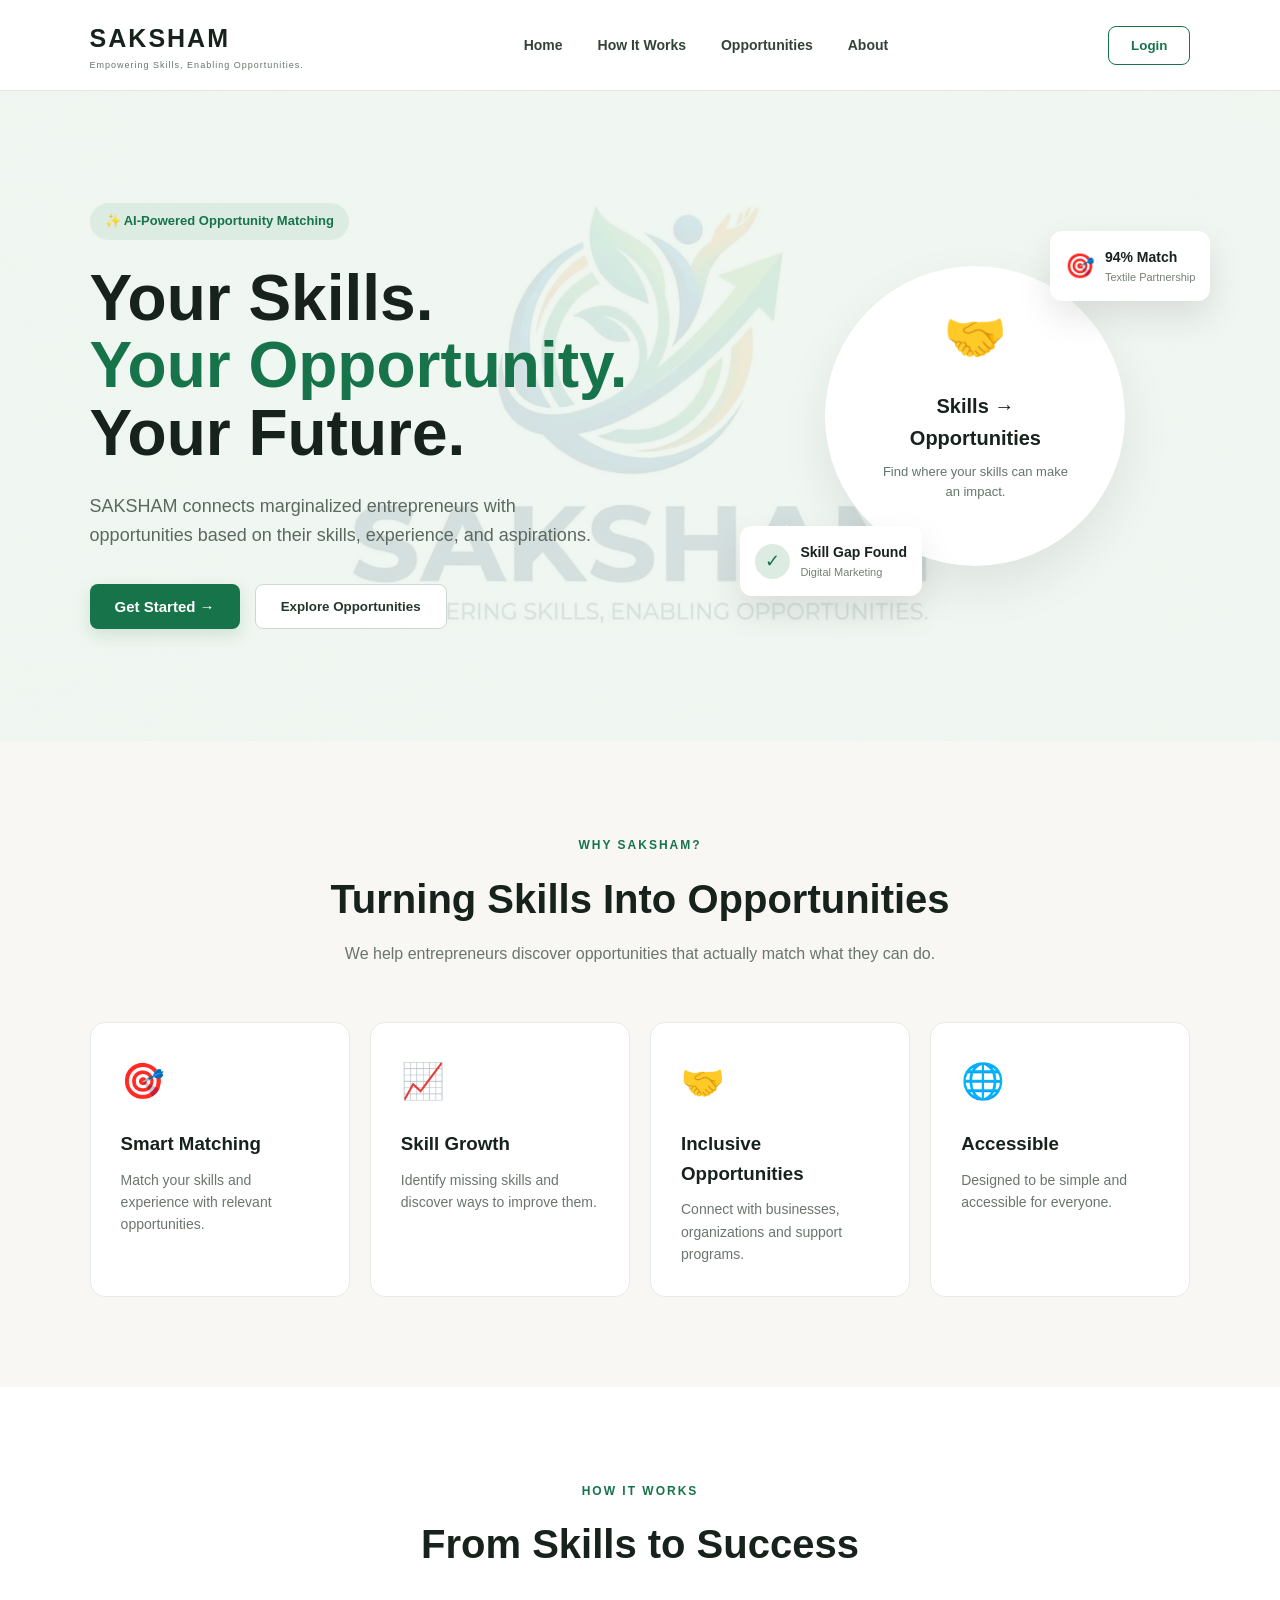
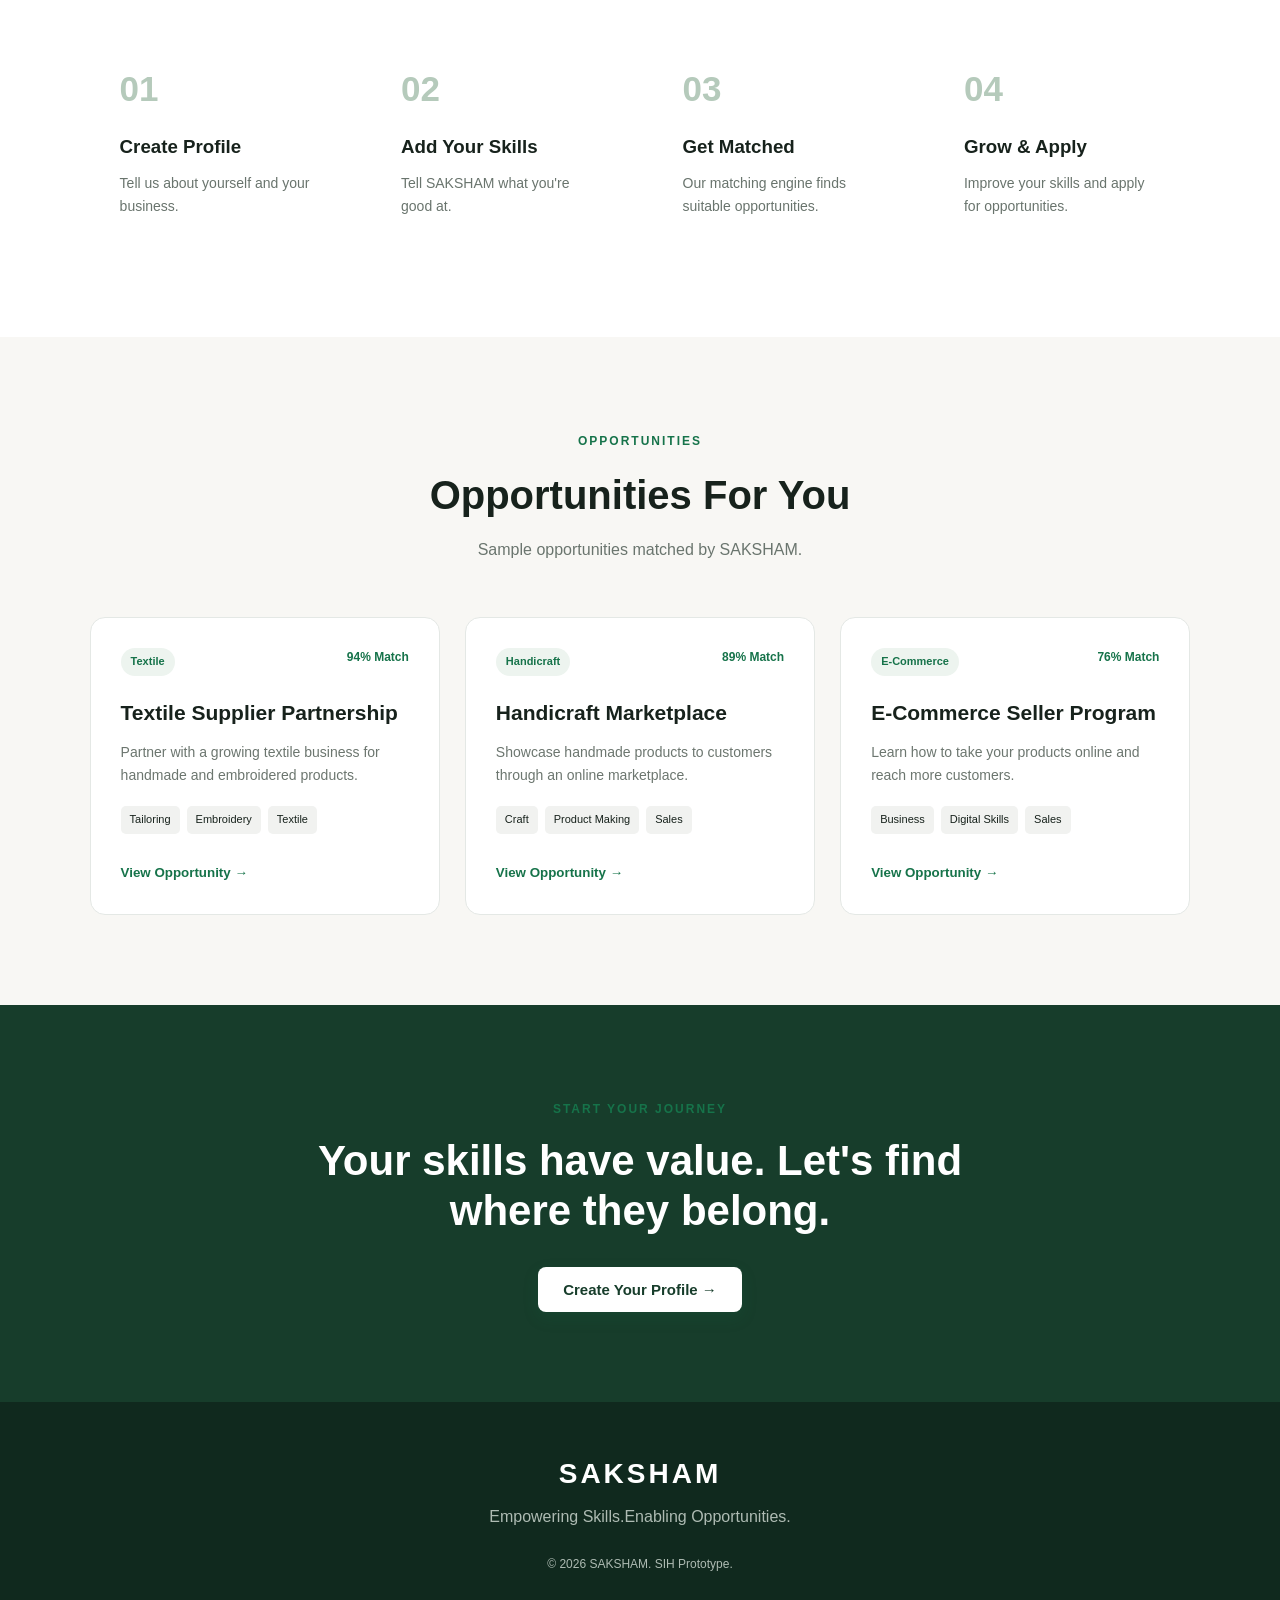
<file: index.html>
<!DOCTYPE html>
<html lang="en">
<head>
    <meta charset="UTF-8">
    <meta name="viewport" content="width=device-width, initial-scale=1.0">

    <title>SAKSHAM | Empowering Skills, Enabling Opportunities</title>

    <link rel="stylesheet" href="style.css">
</head>

<body>

    <!-- ================= NAVBAR ================= -->

    <header class="navbar">

        <div class="logo">
            <span>SAKSHAM</span>
            <small>Empowering Skills, Enabling Opportunities.</small>
        </div>

        <nav>
            <a href="#home">Home</a>
            <a href="#how-it-works">How It Works</a>
            <a href="#opportunities">Opportunities</a>
            <a href="#about">About</a>
        </nav>

        <button class="login-btn" onclick="openLogin()">
            Login
        </button>

    </header>


    <!-- ================= HERO ================= -->

    <section id="home" class="hero">

        <div class="hero-content">

            <div class="badge">
                ✨ AI-Powered Opportunity Matching
            </div>

            <h1>
                Your Skills.
                <span>Your Opportunity.</span>
                Your Future.
            </h1>

            <p>
                SAKSHAM connects marginalized entrepreneurs with
                opportunities based on their skills, experience,
                and aspirations.
            </p>

            <div class="hero-buttons">

                <button class="primary-btn"
                        onclick="startJourney()">
                    Get Started →
                </button>

               <button class="secondary-btn"
        onclick="window.location.href='pages/opportunities.html'">
    Explore Opportunities
</button>

            </div>

        </div>


        <div class="hero-visual">

            <div class="floating-card card-one">
                🎯
                <div>
                    <strong>94% Match</strong>
                    <small>Textile Partnership</small>
                </div>
            </div>

            <div class="main-circle">

                <div class="circle-icon">
                    🤝
                </div>

                <h3>Skills → Opportunities</h3>

                <p>
                    Find where your skills can make an impact.
                </p>

            </div>

            <div class="floating-card card-two">

                <span class="check">✓</span>

                <div>
                    <strong>Skill Gap Found</strong>
                    <small>Digital Marketing</small>
                </div>

            </div>

        </div>

    </section>


    <!-- ================= IMPACT ================= -->

    <section class="impact">

        <div class="section-heading">

            <span class="section-label">
                WHY SAKSHAM?
            </span>

            <h2>
                Turning Skills Into Opportunities
            </h2>

            <p>
                We help entrepreneurs discover opportunities
                that actually match what they can do.
            </p>

        </div>


        <div class="feature-grid">

            <div class="feature-card">

                <div class="feature-icon">🎯</div>

                <h3>Smart Matching</h3>

                <p>
                    Match your skills and experience with
                    relevant opportunities.
                </p>

            </div>


            <div class="feature-card">

                <div class="feature-icon">📈</div>

                <h3>Skill Growth</h3>

                <p>
                    Identify missing skills and discover
                    ways to improve them.
                </p>

            </div>


            <div class="feature-card">

                <div class="feature-icon">🤝</div>

                <h3>Inclusive Opportunities</h3>

                <p>
                    Connect with businesses, organizations
                    and support programs.
                </p>

            </div>


            <div class="feature-card">

                <div class="feature-icon">🌐</div>

                <h3>Accessible</h3>

                <p>
                    Designed to be simple and accessible
                    for everyone.
                </p>

            </div>

        </div>

    </section>


    <!-- ================= HOW IT WORKS ================= -->

    <section id="how-it-works" class="how-section">

        <div class="section-heading">

            <span class="section-label">
                HOW IT WORKS
            </span>

            <h2>
                From Skills to Success
            </h2>

        </div>


        <div class="steps">

            <div class="step">

                <div class="step-number">01</div>

                <h3>Create Profile</h3>

                <p>
                    Tell us about yourself and your business.
                </p>

            </div>


            <div class="step">

                <div class="step-number">02</div>

                <h3>Add Your Skills</h3>

                <p>
                    Tell SAKSHAM what you're good at.
                </p>

            </div>


            <div class="step">

                <div class="step-number">03</div>

                <h3>Get Matched</h3>

                <p>
                    Our matching engine finds suitable opportunities.
                </p>

            </div>


            <div class="step">

                <div class="step-number">04</div>

                <h3>Grow & Apply</h3>

                <p>
                    Improve your skills and apply for opportunities.
                </p>

            </div>

        </div>

    </section>


    <!-- ================= OPPORTUNITIES ================= -->

    <section id="opportunities" class="opportunity-section">

        <div class="section-heading">

            <span class="section-label">
                OPPORTUNITIES
            </span>

            <h2>
                Opportunities For You
            </h2>

            <p>
                Sample opportunities matched by SAKSHAM.
            </p>

        </div>


        <div class="opportunity-grid">


            <!-- Opportunity 1 -->

            <div class="opportunity-card">

                <div class="opportunity-top">

                    <span class="category">
                        Textile
                    </span>

                    <span class="match">
                        94% Match
                    </span>

                </div>

                <h3>
                    Textile Supplier Partnership
                </h3>

                <p>
                    Partner with a growing textile business
                    for handmade and embroidered products.
                </p>

                <div class="skills">

                    <span>Tailoring</span>
                    <span>Embroidery</span>
                    <span>Textile</span>

                </div>

                <button onclick="viewOpportunity('Textile Supplier Partnership')">
                    View Opportunity →
                </button>

            </div>


            <!-- Opportunity 2 -->

            <div class="opportunity-card">

                <div class="opportunity-top">

                    <span class="category">
                        Handicraft
                    </span>

                    <span class="match">
                        89% Match
                    </span>

                </div>

                <h3>
                    Handicraft Marketplace
                </h3>

                <p>
                    Showcase handmade products to customers
                    through an online marketplace.
                </p>

                <div class="skills">

                    <span>Craft</span>
                    <span>Product Making</span>
                    <span>Sales</span>

                </div>

                <button onclick="viewOpportunity('Handicraft Marketplace')">
                    View Opportunity →
                </button>

            </div>


            <!-- Opportunity 3 -->

            <div class="opportunity-card">

                <div class="opportunity-top">

                    <span class="category">
                        E-Commerce
                    </span>

                    <span class="match">
                        76% Match
                    </span>

                </div>

                <h3>
                    E-Commerce Seller Program
                </h3>

                <p>
                    Learn how to take your products online
                    and reach more customers.
                </p>

                <div class="skills">

                    <span>Business</span>
                    <span>Digital Skills</span>
                    <span>Sales</span>

                </div>

                <button onclick="viewOpportunity('E-Commerce Seller Program')">
                    View Opportunity →
                </button>

            </div>

        </div>

    </section>


    <!-- ================= CTA ================= -->

    <section class="cta">

        <div>

            <span class="section-label">
                START YOUR JOURNEY
            </span>

            <h2>
                Your skills have value.
                Let's find where they belong.
            </h2>

            <button class="primary-btn"
                    onclick="startJourney()">
                Create Your Profile →
            </button>

        </div>

    </section>


    <!-- ================= FOOTER ================= -->

    <footer id="about">

        <div class="footer-logo">
            SAKSHAM
        </div>

        <p>
            Empowering Skills.Enabling Opportunities.
        </p>

        <p class="copyright">
            © 2026 SAKSHAM. SIH Prototype.
        </p>

    </footer>


    <!-- ================= MODAL ================= -->

    <div id="modal" class="modal">

        <div class="modal-content">

            <button class="close"
                    onclick="closeModal()">
                ×
            </button>

            <div id="modal-content"></div>

        </div>

    </div>


    <script src="script.js"></script>
    <script src="opportunities.js"></script>

</body>
</html>
</file>
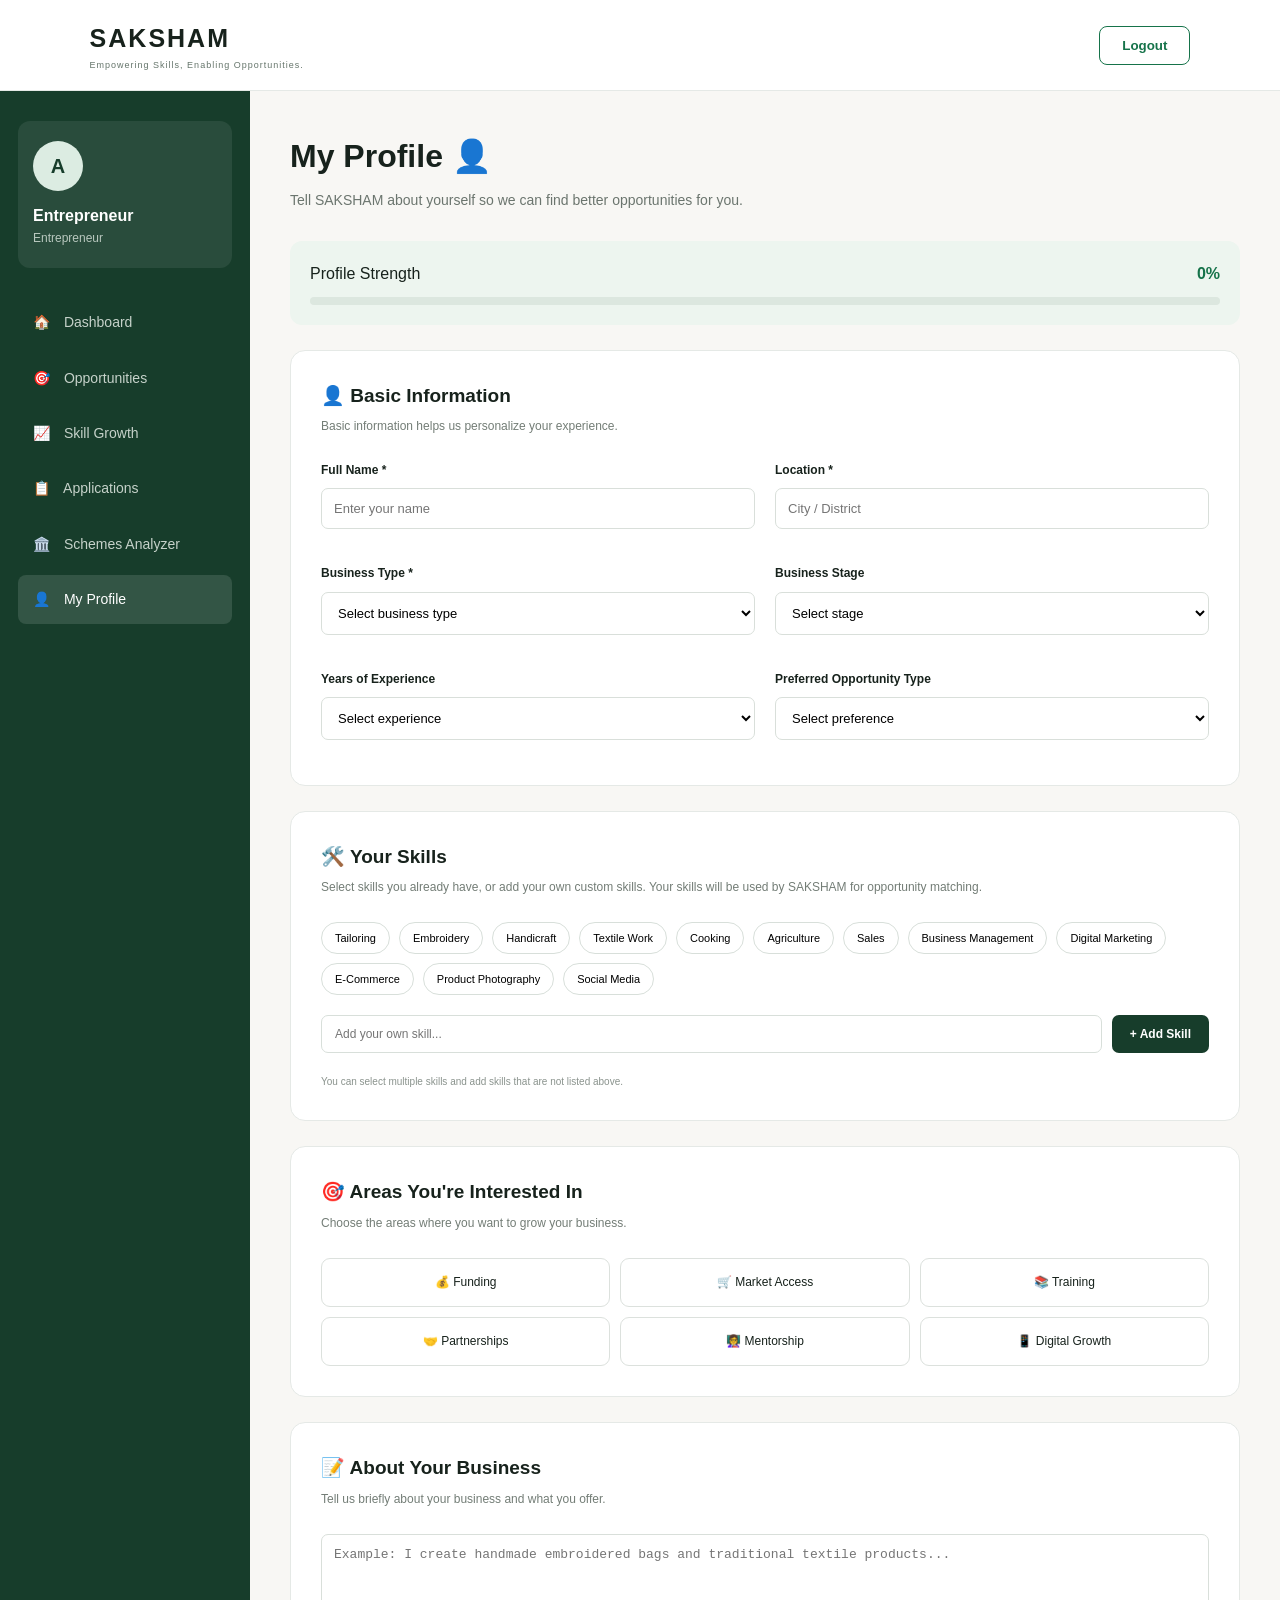
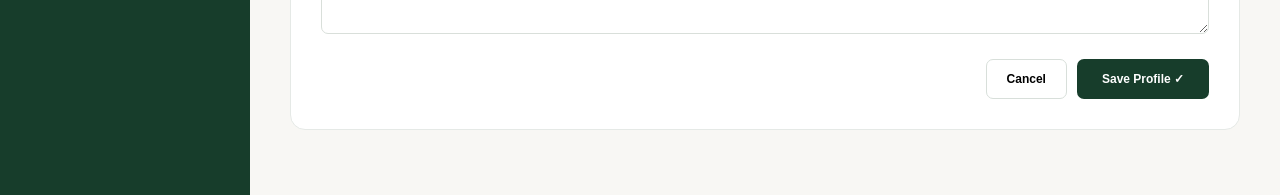
<file: profile.html>
<!DOCTYPE html>
<html lang="en">

<head>

    <meta charset="UTF-8">

    <meta name="viewport"
          content="width=device-width, initial-scale=1.0">

    <title>SAKSHAM | My Profile</title>

    <link rel="stylesheet" href="../style.css">

    <style>

        .profile-page {
            min-height: 100vh;
            background: #f8f7f4;
        }

        .profile-layout {
            display: flex;
            min-height: calc(100vh - 81px);
        }

        /* ================= SIDEBAR ================= */

        .sidebar {
            width: 250px;
            background: #173d2b;
            color: white;
            padding: 30px 18px;
            flex-shrink: 0;
        }

        .sidebar-profile {
            padding: 20px 15px;
            background: rgba(255,255,255,0.08);
            border-radius: 12px;
            margin-bottom: 30px;
        }

        .profile-avatar {
            width: 50px;
            height: 50px;
            border-radius: 50%;
            background: #dcece2;
            color: #173d2b;

            display: flex;
            align-items: center;
            justify-content: center;

            font-weight: 800;
            font-size: 20px;

            margin-bottom: 12px;
        }

        .sidebar-profile h3 {
            font-size: 16px;
        }

        .sidebar-profile p {
            font-size: 12px;
            color: #b9c8bf;
        }

        .sidebar-menu {
            display: flex;
            flex-direction: column;
            gap: 7px;
        }

        .sidebar-menu a {
            text-decoration: none;
            color: #c6d2ca;

            padding: 13px 15px;

            border-radius: 8px;

            font-size: 14px;

            transition: 0.2s;
        }

        .sidebar-menu a:hover,
        .sidebar-menu a.active {
            background: rgba(255,255,255,0.12);
            color: white;
        }

        .sidebar-menu a span {
            margin-right: 10px;
        }

        /* ================= MAIN ================= */

        .profile-main {
            flex: 1;
            padding: 40px;
            max-width: 1200px;
        }

        .page-header {
            margin-bottom: 30px;
        }

        .page-header h1 {
            font-size: 32px;
            margin-bottom: 6px;
        }

        .page-header p {
            color: #6b756e;
            font-size: 14px;
        }

        /* ================= PROFILE CARD ================= */

        .profile-card {
            background: white;
            border: 1px solid #e5e9e6;
            border-radius: 15px;
            padding: 30px;
            margin-bottom: 25px;
        }

        .section-title {
            font-size: 19px;
            margin-bottom: 6px;
        }

        .section-description {
            color: #737d76;
            font-size: 12px;
            margin-bottom: 25px;
        }

        /* ================= FORM ================= */

        .form-grid {
            display: grid;
            grid-template-columns: 1fr 1fr;
            gap: 20px;
        }

        .form-group {
            display: flex;
            flex-direction: column;
        }

        .form-group.full {
            grid-column: 1 / -1;
        }

        .form-group label {
            font-size: 12px;
            font-weight: 700;
            margin-bottom: 8px;
        }

        .form-group input,
        .form-group select,
        .form-group textarea {

            width: 100%;

            padding: 12px;

            border: 1px solid #d9dfda;

            border-radius: 7px;

            background: white;

            font-size: 13px;

            outline: none;

            box-sizing: border-box;
        }

        .form-group textarea {
            resize: vertical;
            min-height: 100px;
        }

        .form-group input:focus,
        .form-group select:focus,
        .form-group textarea:focus {
            border-color: #16734a;
        }

        .helper-text {
            font-size: 10px;
            color: #8a938d;
            margin-top: 6px;
        }

        /* ================= SKILLS ================= */

        .skills-selection {
            display: flex;
            flex-wrap: wrap;
            gap: 9px;
            margin-top: 10px;
        }

        .skill-option {

            border: 1px solid #d8dfda;

            background: white;

            padding: 9px 13px;

            border-radius: 20px;

            font-size: 11px;

            cursor: pointer;

            transition: 0.2s;
        }

        .skill-option:hover {
            border-color: #16734a;
        }

        .skill-option.selected {

            background: #e5f1e9;

            border-color: #16734a;

            color: #16734a;

            font-weight: 700;
        }

        /* ================= CUSTOM SKILL ================= */

        .custom-skill-box {
            display: flex;
            gap: 10px;
            margin-top: 20px;
        }

        .custom-skill-box input {
            flex: 1;
            padding: 11px 13px;
            border: 1px solid #d8dfda;
            border-radius: 7px;
            outline: none;
            font-size: 12px;
        }

        .custom-skill-box input:focus {
            border-color: #16734a;
        }

        .add-skill-btn {
            padding: 11px 18px;
            background: #173d2b;
            color: white;
            border: none;
            border-radius: 7px;
            cursor: pointer;
            font-size: 12px;
            font-weight: 700;
        }

        .add-skill-btn:hover {
            opacity: 0.9;
        }

        .custom-skills {
            display: flex;
            flex-wrap: wrap;
            gap: 9px;
            margin-top: 15px;
        }

        .custom-skill-tag {
            display: flex;
            align-items: center;
            gap: 7px;

            padding: 8px 12px;

            background: #e5f1e9;

            border: 1px solid #16734a;

            color: #16734a;

            border-radius: 20px;

            font-size: 11px;

            font-weight: 700;
        }

        .remove-skill {
            border: none;
            background: transparent;
            color: #16734a;
            cursor: pointer;
            font-size: 14px;
            font-weight: 800;
            padding: 0;
        }

        /* ================= INTERESTS ================= */

        .interest-grid {
            display: grid;
            grid-template-columns: repeat(3, 1fr);
            gap: 10px;
            margin-top: 10px;
        }

        .interest-option {

            padding: 14px;

            border: 1px solid #dce1dd;

            border-radius: 9px;

            cursor: pointer;

            font-size: 12px;

            text-align: center;

            transition: 0.2s;
        }

        .interest-option:hover {
            border-color: #16734a;
        }

        .interest-option.selected {

            background: #e5f1e9;

            border-color: #16734a;

            color: #16734a;

            font-weight: 700;
        }

        /* ================= SAVE ================= */

        .save-section {

            display: flex;

            justify-content: flex-end;

            gap: 10px;

            margin-top: 25px;
        }

        .cancel-btn {

            padding: 12px 20px;

            background: white;

            border: 1px solid #d8dfda;

            border-radius: 7px;

            cursor: pointer;

            font-size: 12px;

            font-weight: 700;
        }

        .save-btn {

            padding: 12px 25px;

            background: #173d2b;

            color: white;

            border: none;

            border-radius: 7px;

            cursor: pointer;

            font-size: 12px;

            font-weight: 700;
        }

        .save-btn:hover {
            opacity: 0.9;
        }

        /* ================= PROFILE STRENGTH ================= */

        .strength-box {

            background: #edf5ef;

            border-radius: 12px;

            padding: 20px;

            margin-bottom: 25px;
        }

        .strength-header {

            display: flex;

            justify-content: space-between;

            align-items: center;

            margin-bottom: 10px;
        }

        .strength-header strong {
            color: #16734a;
        }

        .progress-bar {

            width: 100%;

            height: 8px;

            background: #dce7df;

            border-radius: 20px;

            overflow: hidden;
        }

        .progress {

            height: 100%;

            width: 0%;

            background: #16734a;

            border-radius: 20px;

            transition: 0.3s;
        }

        /* ================= RESPONSIVE ================= */

        @media(max-width: 800px) {

            .profile-layout {
                display: block;
            }

            .sidebar {
                width: 100%;
                padding: 15px;
            }

            .sidebar-profile {
                display: none;
            }

            .sidebar-menu {
                flex-direction: row;
                overflow-x: auto;
            }

            .sidebar-menu a {
                white-space: nowrap;
            }

            .profile-main {
                padding: 25px 18px;
            }

            .form-grid {
                grid-template-columns: 1fr;
            }

            .form-group.full {
                grid-column: auto;
            }

            .interest-grid {
                grid-template-columns: 1fr 1fr;
            }

            .custom-skill-box {
                flex-direction: column;
            }

        }

    </style>

</head>


<body class="profile-page">


<header class="navbar">

    <div class="logo">

        <span>SAKSHAM</span>

        <small>
            Empowering Skills, Enabling Opportunities.
        </small>

    </div>

    <button
        class="login-btn"
        onclick="logout()">

        Logout

    </button>

</header>


<div class="profile-layout">


<aside class="sidebar">

    <div class="sidebar-profile">

        <div
            class="profile-avatar"
            id="sidebarAvatar">

            A

        </div>

        <h3 id="sidebarUserName">
            Entrepreneur
        </h3>

        <p id="sidebarBusinessType">
            Entrepreneur
        </p>

    </div>


    <div class="sidebar-menu">

        <a href="dashboard.html">
            <span>🏠</span>
            Dashboard
        </a>

        <a href="opportunities.html">
            <span>🎯</span>
            Opportunities
        </a>

        <a href="skills.html">
            <span>📈</span>
            Skill Growth
        </a>

        <a href="applications.html">
            <span>📋</span>
            Applications
        </a>

        <a href="schemes.html">
            <span>🏛️</span>
            Schemes Analyzer
        </a>

        <a href="profile.html" class="active">
            <span>👤</span>
            My Profile
        </a>

    </div>

</aside>


<main class="profile-main">


<div class="page-header">

    <h1>
        My Profile 👤
    </h1>

    <p>
        Tell SAKSHAM about yourself so we can
        find better opportunities for you.
    </p>

</div>


<!-- PROFILE STRENGTH -->

<div class="strength-box">

    <div class="strength-header">

        <span>
            Profile Strength
        </span>

        <strong id="strengthText">
            0%
        </strong>

    </div>

    <div class="progress-bar">

        <div
            class="progress"
            id="strengthProgress">
        </div>

    </div>

</div>


<!-- BASIC INFORMATION -->

<div class="profile-card">

    <h2 class="section-title">
        👤 Basic Information
    </h2>

    <p class="section-description">
        Basic information helps us personalize your experience.
    </p>


    <div class="form-grid">


        <div class="form-group">

            <label>
                Full Name *
            </label>

            <input
                type="text"
                id="name"
                placeholder="Enter your name"
                oninput="updateStrength()">

        </div>


        <div class="form-group">

            <label>
                Location *
            </label>

            <input
                type="text"
                id="location"
                placeholder="City / District"
                oninput="updateStrength()">

        </div>


        <div class="form-group">

            <label>
                Business Type *
            </label>

            <select
                id="businessType"
                onchange="updateStrength()">

                <option value="">
                    Select business type
                </option>

                <option>Handicraft</option>
                <option>Textile</option>
                <option>Food & Food Processing</option>
                <option>Agriculture</option>
                <option>Retail</option>
                <option>Services</option>
                <option>Digital Business</option>
                <option>Other</option>

            </select>

        </div>


        <div class="form-group">

            <label>
                Business Stage
            </label>

            <select
                id="businessStage"
                onchange="updateStrength()">

                <option value="">
                    Select stage
                </option>

                <option>Idea Stage</option>
                <option>Starting</option>
                <option>Early Business</option>
                <option>Growing Business</option>
                <option>Established</option>

            </select>

        </div>


        <div class="form-group">

            <label>
                Years of Experience
            </label>

            <select
                id="experience"
                onchange="updateStrength()">

                <option value="">
                    Select experience
                </option>

                <option>Less than 1 year</option>
                <option>1–3 years</option>
                <option>3–5 years</option>
                <option>5–10 years</option>
                <option>10+ years</option>

            </select>

        </div>


        <div class="form-group">

            <label>
                Preferred Opportunity Type
            </label>

            <select
                id="opportunityType"
                onchange="updateStrength()">

                <option value="">
                    Select preference
                </option>

                <option>Funding</option>
                <option>Market Access</option>
                <option>Training</option>
                <option>Partnership</option>
                <option>Mentorship</option>
                <option>Employment</option>

            </select>

        </div>

    </div>

</div>


<!-- SKILLS -->

<div class="profile-card">

    <h2 class="section-title">
        🛠️ Your Skills
    </h2>

    <p class="section-description">
        Select skills you already have, or add your own custom skills.
        Your skills will be used by SAKSHAM for opportunity matching.
    </p>


    <div
        class="skills-selection"
        id="skillsSelection">

        <button
            type="button"
            class="skill-option"
            onclick="toggleSkill(this)">
            Tailoring
        </button>

        <button
            type="button"
            class="skill-option"
            onclick="toggleSkill(this)">
            Embroidery
        </button>

        <button
            type="button"
            class="skill-option"
            onclick="toggleSkill(this)">
            Handicraft
        </button>

        <button
            type="button"
            class="skill-option"
            onclick="toggleSkill(this)">
            Textile Work
        </button>

        <button
            type="button"
            class="skill-option"
            onclick="toggleSkill(this)">
            Cooking
        </button>

        <button
            type="button"
            class="skill-option"
            onclick="toggleSkill(this)">
            Agriculture
        </button>

        <button
            type="button"
            class="skill-option"
            onclick="toggleSkill(this)">
            Sales
        </button>

        <button
            type="button"
            class="skill-option"
            onclick="toggleSkill(this)">
            Business Management
        </button>

        <button
            type="button"
            class="skill-option"
            onclick="toggleSkill(this)">
            Digital Marketing
        </button>

        <button
            type="button"
            class="skill-option"
            onclick="toggleSkill(this)">
            E-Commerce
        </button>

        <button
            type="button"
            class="skill-option"
            onclick="toggleSkill(this)">
            Product Photography
        </button>

        <button
            type="button"
            class="skill-option"
            onclick="toggleSkill(this)">
            Social Media
        </button>

    </div>


    <div class="custom-skill-box">

        <input
            type="text"
            id="customSkillInput"
            placeholder="Add your own skill..."
            onkeydown="handleSkillKey(event)">

        <button
            type="button"
            class="add-skill-btn"
            onclick="addCustomSkill()">

            + Add Skill

        </button>

    </div>


    <div
        class="custom-skills"
        id="customSkills">
    </div>


    <p class="helper-text">
        You can select multiple skills and add skills that are not listed above.
    </p>

</div>


<!-- INTERESTS -->

<div class="profile-card">

    <h2 class="section-title">
        🎯 Areas You're Interested In
    </h2>

    <p class="section-description">
        Choose the areas where you want to grow your business.
    </p>


    <div class="interest-grid">

        <div
            class="interest-option"
            onclick="toggleInterest(this)">
            💰 Funding
        </div>

        <div
            class="interest-option"
            onclick="toggleInterest(this)">
            🛒 Market Access
        </div>

        <div
            class="interest-option"
            onclick="toggleInterest(this)">
            📚 Training
        </div>

        <div
            class="interest-option"
            onclick="toggleInterest(this)">
            🤝 Partnerships
        </div>

        <div
            class="interest-option"
            onclick="toggleInterest(this)">
            👩‍🏫 Mentorship
        </div>

        <div
            class="interest-option"
            onclick="toggleInterest(this)">
            📱 Digital Growth
        </div>

    </div>

</div>


<!-- BUSINESS DESCRIPTION -->

<div class="profile-card">

    <h2 class="section-title">
        📝 About Your Business
    </h2>

    <p class="section-description">
        Tell us briefly about your business and what you offer.
    </p>


    <div class="form-group">

        <textarea
            id="businessDescription"
            placeholder="Example: I create handmade embroidered bags and traditional textile products..."
            oninput="updateStrength()"></textarea>

    </div>


    <div class="save-section">

        <button
            class="cancel-btn"
            onclick="window.location.href='dashboard.html'">

            Cancel

        </button>


        <button
            class="save-btn"
            onclick="saveProfile()">

            Save Profile ✓

        </button>

    </div>

</div>


</main>

</div>


<script>


/* =========================
   SELECT SKILL
========================= */

function toggleSkill(button) {

    button.classList.toggle("selected");

    updateStrength();

}


/* =========================
   ADD CUSTOM SKILL
========================= */

function addCustomSkill() {

    const input =
        document.getElementById("customSkillInput");

    const skill =
        input.value.trim();

    if (!skill) {

        return;

    }


    const existingSkills =
        getAllSelectedSkills();


    const alreadyExists =
        existingSkills.some(
            existing =>
                existing.toLowerCase() === skill.toLowerCase()
        );


    if (alreadyExists) {

        alert("This skill is already selected.");

        input.value = "";

        return;

    }


    createCustomSkill(skill);

    input.value = "";

    updateStrength();

}


/* =========================
   ENTER KEY
========================= */

function handleSkillKey(event) {

    if (event.key === "Enter") {

        event.preventDefault();

        addCustomSkill();

    }

}


/* =========================
   CREATE CUSTOM SKILL
========================= */

function createCustomSkill(skill) {

    const container =
        document.getElementById("customSkills");


    const tag =
        document.createElement("div");

    tag.className =
        "custom-skill-tag";


    const text =
        document.createElement("span");

    text.textContent =
        skill;


    const removeButton =
        document.createElement("button");

    removeButton.className =
        "remove-skill";

    removeButton.type =
        "button";

    removeButton.textContent =
        "×";


    removeButton.onclick =
        function() {

            tag.remove();

            updateStrength();

        };


    tag.appendChild(text);

    tag.appendChild(removeButton);

    container.appendChild(tag);

}


/* =========================
   GET ALL SKILLS
========================= */

function getAllSelectedSkills() {

    const selectedSkills =
        Array.from(
            document.querySelectorAll(
                ".skill-option.selected"
            )
        ).map(
            button =>
                button.textContent.trim()
        );


    const customSkills =
        Array.from(
            document.querySelectorAll(
                ".custom-skill-tag span"
            )
        ).map(
            element =>
                element.textContent.trim()
        );


    return [
        ...selectedSkills,
        ...customSkills
    ];

}


/* =========================
   INTERESTS
========================= */

function toggleInterest(element) {

    element.classList.toggle("selected");

    updateStrength();

}


/* =========================
   PROFILE STRENGTH
========================= */

function updateStrength() {

    let score = 0;


    const fields = [

        "name",
        "location",
        "businessType",
        "businessStage",
        "experience",
        "opportunityType",
        "businessDescription"

    ];


    fields.forEach(id => {

        const field =
            document.getElementById(id);

        if (
            field &&
            field.value.trim() !== ""
        ) {

            score += 10;

        }

    });


    const skills =
        getAllSelectedSkills();


    if (skills.length > 0) {

        score += 15;

    }


    const interests =
        document.querySelectorAll(
            ".interest-option.selected"
        );


    if (interests.length > 0) {

        score += 15;

    }


    score =
        Math.min(score, 100);


    document
        .getElementById("strengthText")
        .textContent =
        score + "%";


    document
        .getElementById("strengthProgress")
        .style.width =
        score + "%";

}


/* =========================
   SAVE PROFILE
========================= */

function saveProfile() {


    const selectedSkills =
        getAllSelectedSkills();


    const selectedInterests =
        Array.from(
            document.querySelectorAll(
                ".interest-option.selected"
            )
        ).map(
            interest =>
                interest.textContent.trim()
        );


    const name =
        document
        .getElementById("name")
        .value.trim();


    const location =
        document
        .getElementById("location")
        .value.trim();


    const businessType =
        document
        .getElementById("businessType")
        .value;


    if (
        !name ||
        !location ||
        !businessType
    ) {

        alert(
            "Please fill in your name, location and business type."
        );

        return;

    }


    const profile = {

        name: name,

        location: location,

        businessType: businessType,

        businessStage:
            document
            .getElementById("businessStage")
            .value,

        experience:
            document
            .getElementById("experience")
            .value,

        opportunityType:
            document
            .getElementById("opportunityType")
            .value,

        skills:
            selectedSkills,

        interests:
            selectedInterests,

        description:
            document
            .getElementById("businessDescription")
            .value.trim()

    };


    localStorage.setItem(
        "sakshamProfile",
        JSON.stringify(profile)
    );


    updateSidebar(
        profile.name,
        profile.businessType
    );


    alert(
        "✅ Your SAKSHAM profile has been saved!"
    );

}


/* =========================
   LOAD PROFILE
========================= */

function loadProfile() {


    const saved =
        localStorage.getItem(
            "sakshamProfile"
        );


    if (!saved) {

        updateStrength();

        return;

    }


    try {

        const profile =
            JSON.parse(saved);


        document
            .getElementById("name")
            .value =
            profile.name || "";


        document
            .getElementById("location")
            .value =
            profile.location || "";


        document
            .getElementById("businessType")
            .value =
            profile.businessType || "";


        document
            .getElementById("businessStage")
            .value =
            profile.businessStage || "";


        document
            .getElementById("experience")
            .value =
            profile.experience || "";


        document
            .getElementById("opportunityType")
            .value =
            profile.opportunityType || "";


        document
            .getElementById("businessDescription")
            .value =
            profile.description || "";


        /* RESTORE SKILLS */

        if (Array.isArray(profile.skills)) {

            profile.skills.forEach(
                skill => {

                    const buttons =
                        document.querySelectorAll(
                            ".skill-option"
                        );


                    let found =
                        false;


                    buttons.forEach(button => {

                        if (
                            button.textContent.trim().toLowerCase() ===
                            skill.toLowerCase()
                        ) {

                            button.classList.add(
                                "selected"
                            );

                            found = true;

                        }

                    });


                    if (!found) {

                        createCustomSkill(skill);

                    }

                }
            );

        }


        /* RESTORE INTERESTS */

        if (Array.isArray(profile.interests)) {

            document
                .querySelectorAll(
                    ".interest-option"
                )
                .forEach(element => {

                    if (
                        profile.interests.includes(
                            element.textContent.trim()
                        )
                    ) {

                        element.classList.add(
                            "selected"
                        );

                    }

                });

        }


        updateSidebar(
            profile.name,
            profile.businessType
        );


        updateStrength();

    }

    catch(error) {

        console.error(
            "Could not load saved profile:",
            error
        );

        updateStrength();

    }

}


/* =========================
   SIDEBAR
========================= */

function updateSidebar(
    name,
    businessType
) {

    const sidebarName =
        document.getElementById(
            "sidebarUserName"
        );


    const sidebarAvatar =
        document.getElementById(
            "sidebarAvatar"
        );


    const sidebarBusinessType =
        document.getElementById(
            "sidebarBusinessType"
        );


    if (
        sidebarName &&
        name
    ) {

        sidebarName.textContent =
            name;

    }


    if (
        sidebarAvatar &&
        name
    ) {

        sidebarAvatar.textContent =
            name
            .charAt(0)
            .toUpperCase();

    }


    if (
        sidebarBusinessType &&
        businessType
    ) {

        sidebarBusinessType.textContent =
            businessType +
            " Entrepreneur";

    }

}


/* =========================
   LOGOUT
========================= */

function logout() {

    window.location.href =
        "../index.html";

}


/* =========================
   START
========================= */

window.onload =
    loadProfile;

</script>


</body>

</html>
</file>
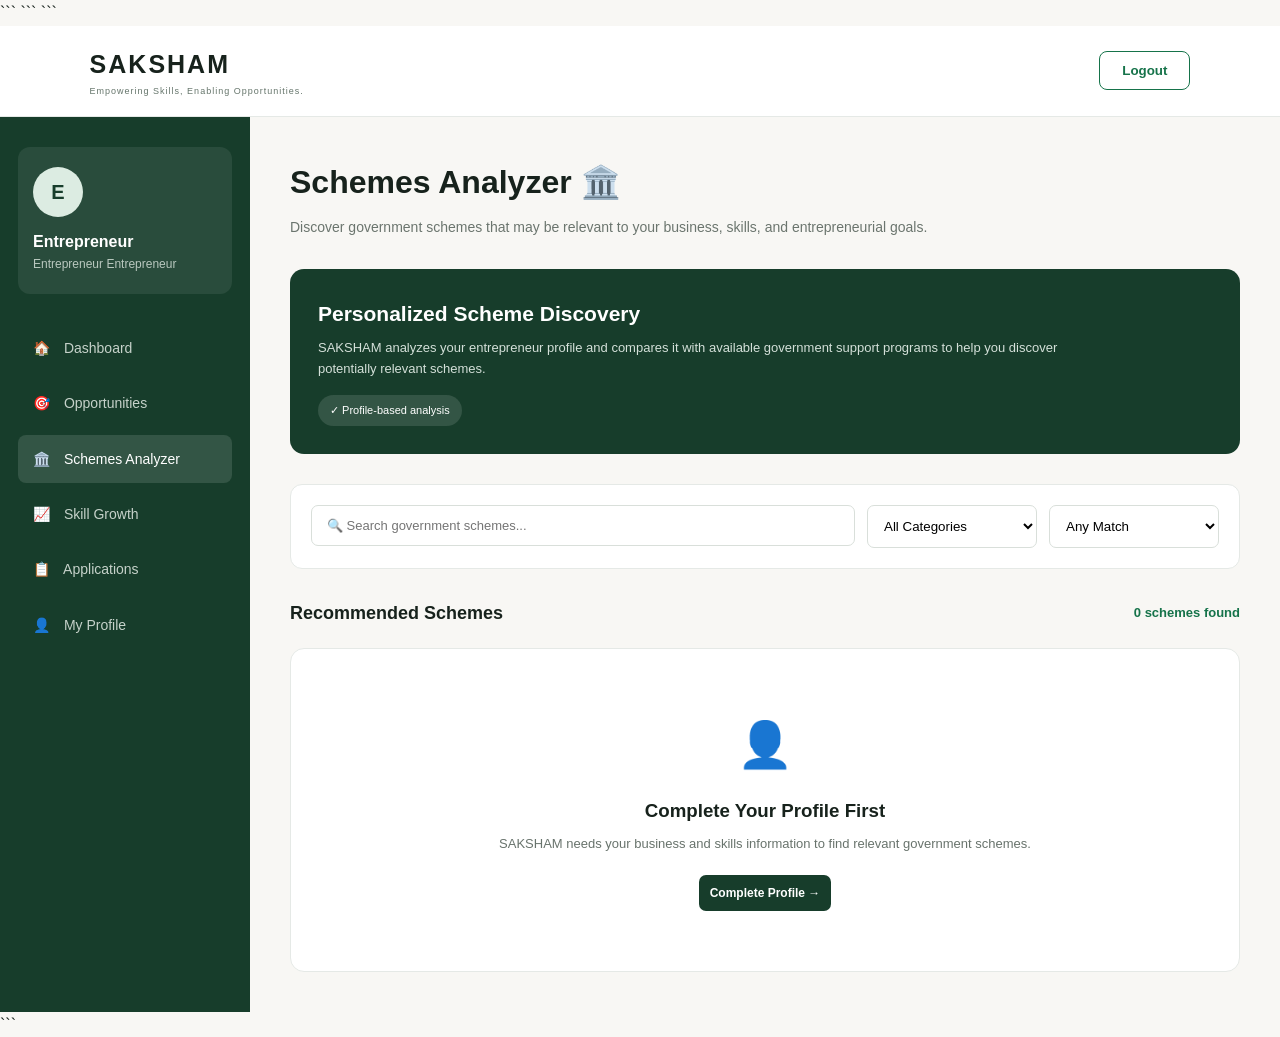
<file: schemes.html>
<!DOCTYPE html>

<html lang="en">

<head>

```
<meta charset="UTF-8">

<meta name="viewport"
      content="width=device-width, initial-scale=1.0">

<title>SAKSHAM | Schemes Analyzer</title>

<link rel="stylesheet"
      href="../style.css">

<style>

    /* =========================
       PAGE
    ========================= */

    .schemes-page {
        min-height: 100vh;
        background: #f8f7f4;
    }


    .schemes-layout {
        display: flex;
        min-height: calc(100vh - 81px);
    }


    /* =========================
       SIDEBAR
    ========================= */

    .sidebar {
        width: 250px;
        background: #173d2b;
        color: white;
        padding: 30px 18px;
        flex-shrink: 0;
    }


    .sidebar-profile {
        padding: 20px 15px;
        background: rgba(255,255,255,0.08);
        border-radius: 12px;
        margin-bottom: 30px;
    }


    .profile-avatar {
        width: 50px;
        height: 50px;
        border-radius: 50%;
        background: #dcece2;
        color: #173d2b;

        display: flex;
        align-items: center;
        justify-content: center;

        font-weight: 800;
        font-size: 20px;

        margin-bottom: 12px;
    }


    .sidebar-profile h3 {
        font-size: 16px;
    }


    .sidebar-profile p {
        font-size: 12px;
        color: #b9c8bf;
    }


    .sidebar-menu {
        display: flex;
        flex-direction: column;
        gap: 7px;
    }


    .sidebar-menu a {
        text-decoration: none;
        color: #c6d2ca;

        padding: 13px 15px;

        border-radius: 8px;

        font-size: 14px;

        transition: 0.2s;
    }


    .sidebar-menu a:hover,
    .sidebar-menu a.active {

        background: rgba(255,255,255,0.12);

        color: white;
    }


    .sidebar-menu a span {
        margin-right: 10px;
    }


    /* =========================
       MAIN
    ========================= */

    .schemes-main {

        flex: 1;

        padding: 40px;

        max-width: 1400px;
    }


    .page-header {

        margin-bottom: 30px;
    }


    .page-header h1 {

        font-size: 32px;

        margin-bottom: 8px;
    }


    .page-header p {

        color: #6b756e;

        font-size: 14px;

        max-width: 700px;

        line-height: 1.6;
    }


    /* =========================
       ANALYZER INTRO
    ========================= */

    .analyzer-banner {

        background: #173d2b;

        color: white;

        padding: 28px;

        border-radius: 14px;

        margin-bottom: 30px;
    }


    .analyzer-banner h2 {

        font-size: 21px;

        margin-bottom: 8px;
    }


    .analyzer-banner p {

        color: #d4e0d9;

        font-size: 13px;

        line-height: 1.6;

        max-width: 750px;
    }


    .analyzer-status {

        display: inline-block;

        margin-top: 15px;

        padding: 7px 12px;

        background: rgba(255,255,255,0.12);

        border-radius: 20px;

        font-size: 11px;
    }


    /* =========================
       FILTERS
    ========================= */

    .scheme-filters {

        background: white;

        padding: 20px;

        border-radius: 12px;

        border: 1px solid #e5e9e6;

        display: flex;

        gap: 12px;

        flex-wrap: wrap;

        margin-bottom: 30px;
    }


    .scheme-search {

        flex: 1;

        min-width: 220px;
    }


    .scheme-search input {

        width: 100%;

        padding: 12px 15px;

        border: 1px solid #d9dfda;

        border-radius: 7px;

        font-size: 13px;

        outline: none;
    }


    .scheme-filters select {

        padding: 12px;

        border: 1px solid #d9dfda;

        border-radius: 7px;

        background: white;

        min-width: 170px;

        cursor: pointer;
    }


    /* =========================
       MATCH INFO
    ========================= */

    .match-info {

        display: flex;

        justify-content: space-between;

        align-items: center;

        margin-bottom: 20px;
    }


    .match-info h2 {

        font-size: 18px;
    }


    .match-info span {

        color: #16734a;

        font-size: 13px;

        font-weight: 700;
    }


    /* =========================
       SCHEME GRID
    ========================= */

    .scheme-grid {

        display: grid;

        grid-template-columns:
            repeat(2, 1fr);

        gap: 20px;
    }


    .scheme-card {

        background: white;

        padding: 25px;

        border-radius: 14px;

        border: 1px solid #e5e9e6;

        transition: 0.25s;
    }


    .scheme-card:hover {

        transform: translateY(-4px);

        box-shadow:
            0 15px 35px
            rgba(0,0,0,0.07);
    }


    .scheme-header {

        display: flex;

        justify-content: space-between;

        align-items: flex-start;

        margin-bottom: 15px;
    }


    .scheme-category {

        background: #edf4ef;

        color: #16734a;

        padding: 5px 10px;

        border-radius: 20px;

        font-size: 10px;

        font-weight: 700;
    }


    .scheme-match {

        font-size: 17px;

        font-weight: 800;

        color: #16734a;
    }


    .scheme-card h3 {

        font-size: 19px;

        margin-bottom: 7px;
    }


    .scheme-ministry {

        color: #7a837d;

        font-size: 12px;

        margin-bottom: 15px;
    }


    .scheme-card p {

        color: #68736c;

        font-size: 13px;

        line-height: 1.6;

        margin-bottom: 18px;
    }


    .scheme-section-title {

        font-size: 11px;

        font-weight: 700;

        margin-bottom: 8px;
    }


    .scheme-tags {

        display: flex;

        flex-wrap: wrap;

        gap: 6px;

        margin-bottom: 20px;
    }


    .scheme-tags span {

        padding: 5px 9px;

        background: #f1f2f0;

        border-radius: 5px;

        font-size: 10px;
    }


    .scheme-actions {

        display: flex;

        gap: 8px;
    }


    .scheme-details-btn {

        flex: 1;

        border: none;

        background: #173d2b;

        color: white;

        padding: 11px;

        border-radius: 7px;

        cursor: pointer;

        font-size: 12px;

        font-weight: 700;
    }


    .official-btn {

        flex: 1;

        border: 1px solid #d8ded9;

        background: white;

        color: #173d2b;

        padding: 11px;

        border-radius: 7px;

        cursor: pointer;

        font-size: 12px;

        font-weight: 700;
    }


    /* =========================
       EMPTY / LOADING
    ========================= */

    .scheme-message {

        grid-column: 1 / -1;

        text-align: center;

        padding: 60px 20px;

        background: white;

        border-radius: 14px;

        border: 1px solid #e5e9e6;
    }


    .scheme-message-icon {

        font-size: 45px;

        margin-bottom: 15px;
    }


    .scheme-message h3 {

        margin-bottom: 8px;
    }


    .scheme-message p {

        color: #68736c;

        font-size: 13px;
    }


    /* =========================
       MODAL
    ========================= */

    .modal {

        display: none;

        position: fixed;

        inset: 0;

        background:
            rgba(0,0,0,0.5);

        z-index: 3000;

        align-items: center;

        justify-content: center;

        padding: 20px;
    }


    .modal-box {

        background: white;

        width: 100%;

        max-width: 600px;

        max-height: 90vh;

        overflow-y: auto;

        padding: 30px;

        border-radius: 15px;

        position: relative;
    }


    .close-modal {

        position: absolute;

        right: 18px;

        top: 12px;

        border: none;

        background: none;

        font-size: 28px;

        cursor: pointer;
    }


    .scheme-detail-match {

        background: #edf5ef;

        padding: 20px;

        border-radius: 12px;

        text-align: center;

        margin: 20px 0;
    }


    .scheme-detail-match strong {

        font-size: 38px;

        color: #16734a;

        display: block;
    }


    .detail-list {

        display: grid;

        gap: 10px;

        margin: 15px 0 25px;
    }


    .detail-item {

        padding: 12px;

        background: #f6f7f5;

        border-radius: 8px;

        font-size: 12px;

        line-height: 1.5;
    }


    .detail-item strong {

        display: block;

        margin-bottom: 4px;
    }


    /* =========================
       RESPONSIVE
    ========================= */

    @media(max-width: 1000px) {

        .scheme-grid {

            grid-template-columns: 1fr;
        }

    }


    @media(max-width: 700px) {

        .schemes-layout {

            display: block;
        }


        .sidebar {

            width: 100%;

            padding: 15px;
        }


        .sidebar-profile {

            display: none;
        }


        .sidebar-menu {

            flex-direction: row;

            overflow-x: auto;
        }


        .sidebar-menu a {

            white-space: nowrap;
        }


        .schemes-main {

            padding: 25px 18px;
        }


        .page-header h1 {

            font-size: 26px;
        }


        .scheme-filters {

            flex-direction: column;
        }


        .scheme-filters select {

            width: 100%;
        }

    }

</style>
```

</head>

<body class="schemes-page">

```
<!-- =========================
     NAVBAR
========================== -->

<header class="navbar">

    <div class="logo">

        <span>SAKSHAM</span>

        <small>
            Empowering Skills, Enabling Opportunities.
        </small>

    </div>


    <button
        class="login-btn"
        onclick="window.location.href='../index.html'">

        Logout

    </button>

</header>


<div class="schemes-layout">


    <!-- =========================
         SIDEBAR
    ========================== -->

    <aside class="sidebar">


        <div class="sidebar-profile">

          <div class="profile-avatar" id="sidebarAvatar">
    A
</div>

<h3 id="sidebarUserName">
    Entrepreneur
</h3>

<p id="sidebarBusinessType">
    Entrepreneur
</p>

        </div>


        <div class="sidebar-menu">


            <a href="dashboard.html">

                <span>🏠</span>

                Dashboard

            </a>


            <a href="opportunities.html">

                <span>🎯</span>

                Opportunities

            </a>


            <a
                href="schemes.html"
                class="active">

                <span>🏛️</span>

                Schemes Analyzer

            </a>


            <a href="skills.html">

                <span>📈</span>

                Skill Growth

            </a>


            <a href="applications.html">

                <span>📋</span>

                Applications

            </a>


            <a href="profile.html">

                <span>👤</span>

                My Profile

            </a>


        </div>

    </aside>


    <!-- =========================
         MAIN
    ========================== -->

    <main class="schemes-main">


        <div class="page-header">

            <h1>
                Schemes Analyzer 🏛️
            </h1>

            <p>
                Discover government schemes that may
                be relevant to your business, skills,
                and entrepreneurial goals.
            </p>

        </div>


        <!-- =========================
             ANALYZER BANNER
        ========================== -->

        <div class="analyzer-banner">

            <h2>
                Personalized Scheme Discovery
            </h2>

            <p>
                SAKSHAM analyzes your entrepreneur
                profile and compares it with available
                government support programs to help
                you discover potentially relevant schemes.
            </p>

            <span class="analyzer-status">
                ✓ Profile-based analysis
            </span>

        </div>


        <!-- =========================
             FILTERS
        ========================== -->

        <div class="scheme-filters">


            <div class="scheme-search">

                <input
                    type="text"
                    id="schemeSearch"
                    placeholder="🔍 Search government schemes..."
                    onkeyup="filterSchemes()">

            </div>


            <select
                id="schemeCategory"
                onchange="filterSchemes()">

                <option value="all">
                    All Categories
                </option>

                <option value="finance">
                    Finance
                </option>

                <option value="training">
                    Training
                </option>

                <option value="marketing">
                    Marketing
                </option>

                <option value="traditional">
                    Traditional Industries
                </option>

                <option value="technology">
                    Technology
                </option>

            </select>


            <select
                id="schemeMatch"
                onchange="filterSchemes()">

                <option value="all">
                    Any Match
                </option>

                <option value="90">
                    90%+ Match
                </option>

                <option value="80">
                    80%+ Match
                </option>

                <option value="70">
                    70%+ Match
                </option>

            </select>


        </div>


        <!-- =========================
             MATCH INFO
        ========================== -->

        <div class="match-info">

            <h2>
                Recommended Schemes
            </h2>

            <span id="schemeCount">
                Preparing recommendations...
            </span>

        </div>


        <!-- =========================
             SCHEME GRID
        ========================== -->

        <div
            class="scheme-grid"
            id="schemeGrid">


            <div class="scheme-message">

                <div class="scheme-message-icon">
                    🔍
                </div>

                <h3>
                    Analyzing Your Profile
                </h3>

                <p>
                    SAKSHAM is preparing government
                    scheme recommendations for you.
                </p>

            </div>


        </div>


    </main>

</div>


<!-- =========================
     DETAILS MODAL
========================== -->

<div
    class="modal"
    id="schemeModal">


    <div class="modal-box">


        <button
            class="close-modal"
            onclick="closeSchemeDetails()">

            ×

        </button>


        <span class="scheme-category">
            GOVERNMENT SCHEME
        </span>


        <h2
            id="schemeDetailTitle"
            style="margin-top:15px;">
        </h2>


        <p
            id="schemeDetailMinistry"
            style="
                color:#737d76;
                font-size:13px;
            ">
        </p>


        <div class="scheme-detail-match">

            <span>
                Relevance to Your Profile
            </span>

            <strong id="schemeDetailScore">
                0%
            </strong>

            <span>
                Based on your profile information
            </span>

        </div>


        <h3>
            Why This May Be Relevant
        </h3>


        <div
            class="detail-list"
            id="schemeReasons">
        </div>


        <h3>
            Important Information
        </h3>


        <div
            class="detail-list"
            id="schemeEligibility">
        </div>


        <button
            class="official-btn"
            id="officialSchemeButton"
            style="width:100%;">

            View Official Government Information →

        </button>


    </div>

</div>


<!-- =========================
     JAVASCRIPT
========================== -->

<script src="schemes.js"></script>
```

</body>

</html>
</file>
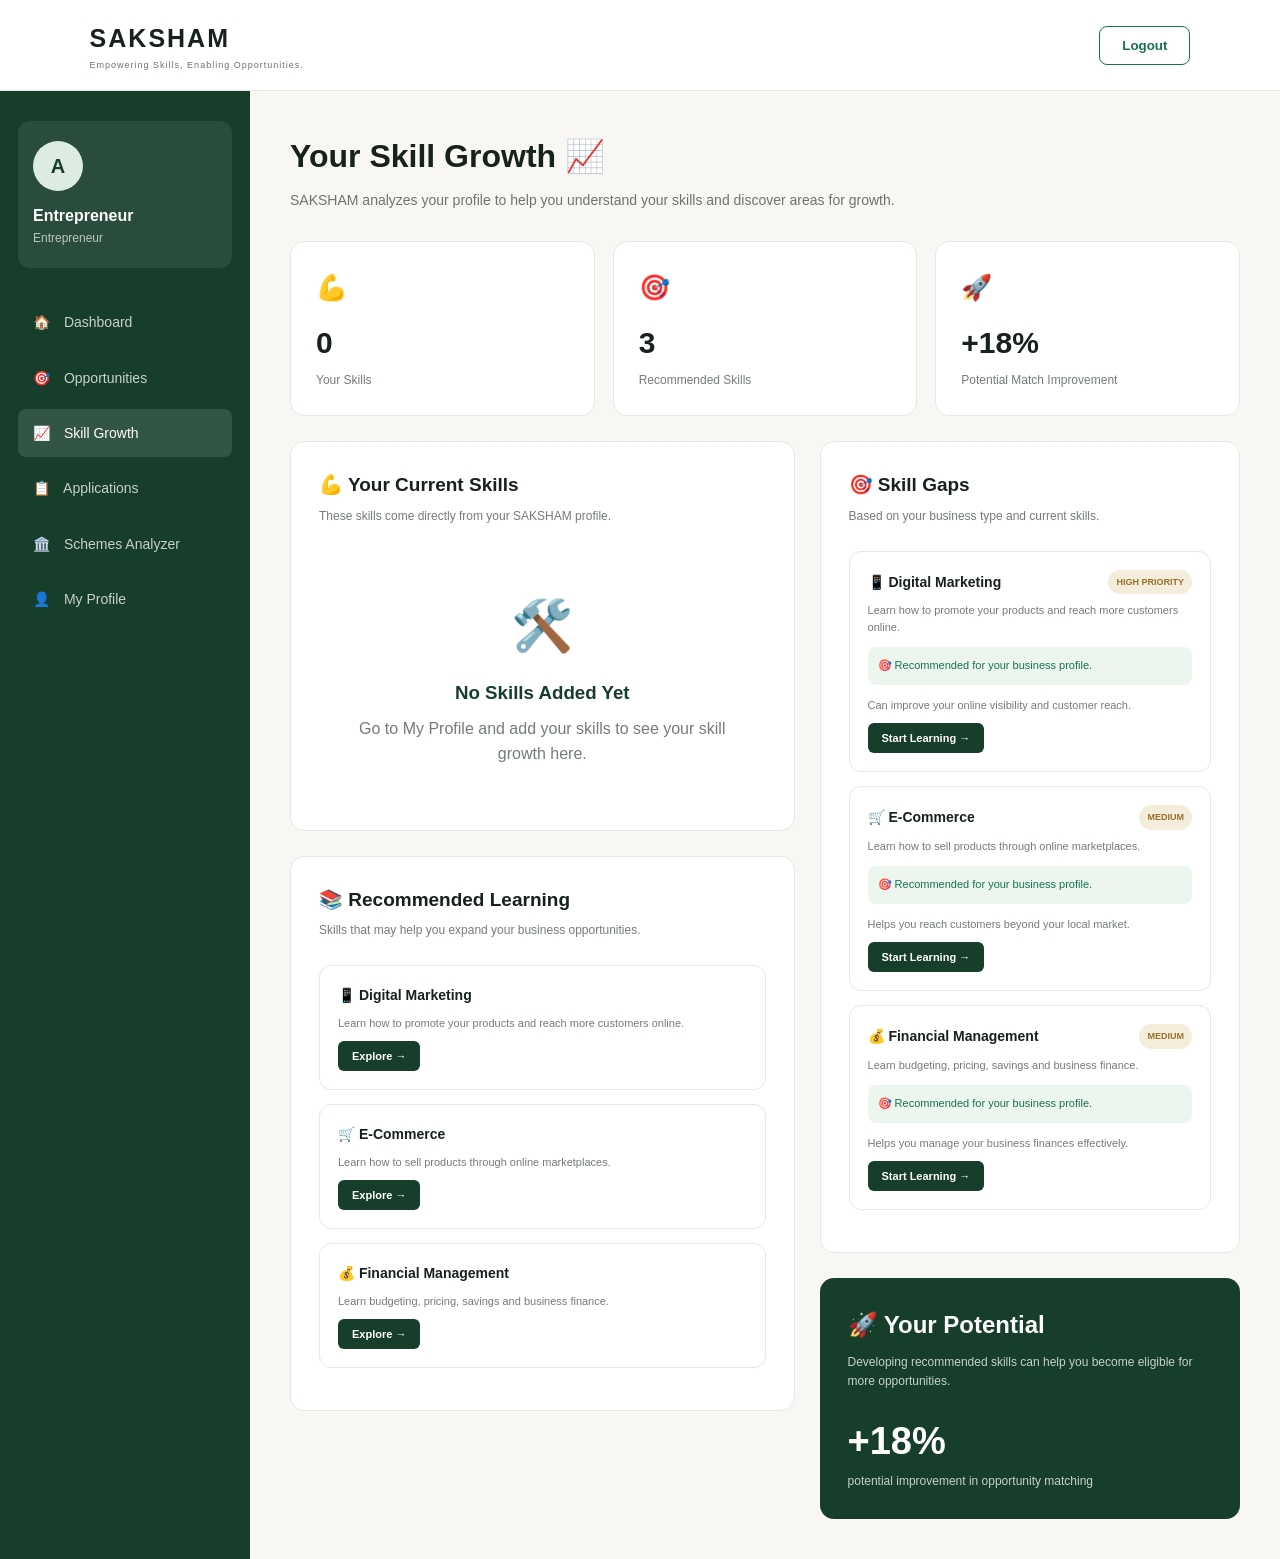
<file: skills.html>
<!DOCTYPE html>
<html lang="en">

<head>

    <meta charset="UTF-8">

    <meta name="viewport"
          content="width=device-width, initial-scale=1.0">

    <title>SAKSHAM | Skill Growth</title>

    <link rel="stylesheet" href="../style.css">

    <style>

        .skills-page {
            min-height: 100vh;
            background: #f8f7f4;
        }

        .skills-layout {
            display: flex;
            min-height: calc(100vh - 81px);
        }

        /* SIDEBAR */

        .sidebar {
            width: 250px;
            background: #173d2b;
            color: white;
            padding: 30px 18px;
            flex-shrink: 0;
        }

        .sidebar-profile {
            padding: 20px 15px;
            background: rgba(255,255,255,0.08);
            border-radius: 12px;
            margin-bottom: 30px;
        }

        .profile-avatar {
            width: 50px;
            height: 50px;
            border-radius: 50%;
            background: #dcece2;
            color: #173d2b;

            display: flex;
            align-items: center;
            justify-content: center;

            font-weight: 800;
            font-size: 20px;

            margin-bottom: 12px;
        }

        .sidebar-profile h3 {
            font-size: 16px;
        }

        .sidebar-profile p {
            font-size: 12px;
            color: #b9c8bf;
        }

        .sidebar-menu {
            display: flex;
            flex-direction: column;
            gap: 7px;
        }

        .sidebar-menu a {
            text-decoration: none;
            color: #c6d2ca;

            padding: 13px 15px;

            border-radius: 8px;

            font-size: 14px;

            transition: 0.2s;
        }

        .sidebar-menu a:hover,
        .sidebar-menu a.active {
            background: rgba(255,255,255,0.12);
            color: white;
        }

        .sidebar-menu a span {
            margin-right: 10px;
        }

        /* MAIN */

        .skills-main {
            flex: 1;
            padding: 40px;
            max-width: 1400px;
        }

        .page-header {
            margin-bottom: 30px;
        }

        .page-header h1 {
            font-size: 32px;
            margin-bottom: 6px;
        }

        .page-header p {
            color: #6b756e;
            font-size: 14px;
        }

        /* OVERVIEW */

        .overview-grid {
            display: grid;
            grid-template-columns: repeat(3, 1fr);
            gap: 18px;
            margin-bottom: 25px;
        }

        .overview-card {
            background: white;
            border: 1px solid #e5e9e6;
            border-radius: 14px;
            padding: 25px;
        }

        .overview-icon {
            font-size: 25px;
            margin-bottom: 12px;
        }

        .overview-number {
            font-size: 30px;
            font-weight: 800;
        }

        .overview-label {
            color: #737d76;
            font-size: 12px;
            margin-top: 4px;
        }

        /* CONTENT */

        .content-grid {
            display: grid;
            grid-template-columns: 1.2fr 1fr;
            gap: 25px;
        }

        .card {
            background: white;
            border: 1px solid #e5e9e6;
            border-radius: 14px;
            padding: 28px;
            margin-bottom: 25px;
        }

        .card h2 {
            font-size: 19px;
            margin-bottom: 6px;
        }

        .card-description {
            color: #737d76;
            font-size: 12px;
            margin-bottom: 25px;
        }

        /* USER SKILLS */

        .user-skill {
            margin-bottom: 22px;
        }

        .skill-top {
            display: flex;
            justify-content: space-between;
            margin-bottom: 8px;
        }

        .skill-name {
            font-size: 13px;
            font-weight: 700;
        }

        .skill-level {
            font-size: 12px;
            color: #16734a;
            font-weight: 700;
        }

        .progress-bar {
            height: 8px;
            background: #e7ebe8;
            border-radius: 20px;
            overflow: hidden;
        }

        .progress {
            height: 100%;
            background: #16734a;
            border-radius: 20px;
        }

        /* EMPTY STATE */

        .empty-state {
            text-align: center;
            padding: 35px 15px;
            color: #737d76;
        }

        .empty-state-icon {
            font-size: 50px;
            margin-bottom: 12px;
        }

        .empty-state h3 {
            color: #173d2b;
            margin-bottom: 8px;
        }

        /* GROWTH CARDS */

        .skill-growth-card {
            border: 1px solid #e5e9e6;
            border-radius: 12px;
            padding: 18px;
            margin-bottom: 14px;
            background: #fff;
        }

        .skill-growth-header {
            display: flex;
            justify-content: space-between;
            align-items: center;
            gap: 10px;
            margin-bottom: 8px;
        }

        .skill-growth-header h3 {
            font-size: 14px;
        }

        .skill-priority {
            padding: 5px 8px;
            border-radius: 20px;
            font-size: 9px;
            font-weight: 800;
            background: #f5eddb;
            color: #98712b;
        }

        .skill-growth-card p {
            color: #737d76;
            font-size: 11px;
            line-height: 1.5;
        }

        .skill-benefit {
            margin: 12px 0;
            padding: 10px;
            background: #edf5ef;
            border-radius: 8px;
            color: #16734a;
            font-size: 11px;
        }

        .skill-learning-btn {
            border: none;
            background: #173d2b;
            color: white;
            padding: 9px 14px;
            border-radius: 6px;
            cursor: pointer;
            font-size: 11px;
            font-weight: 700;
            margin-top: 10px;
        }

        .skill-learning-btn:hover {
            opacity: 0.9;
        }

        /* IMPACT */

        .impact-card {
            background: #173d2b;
            color: white;
            border-radius: 14px;
            padding: 28px;
        }

        .impact-card h2 {
            margin-bottom: 8px;
        }

        .impact-card p {
            color: #c6d2ca;
            font-size: 12px;
            line-height: 1.6;
        }

        .impact-number {
            font-size: 38px;
            font-weight: 800;
            margin-top: 20px;
        }

        /* MODAL */

        .modal {
            display: none;
            position: fixed;
            inset: 0;
            background: rgba(0,0,0,0.45);
            align-items: center;
            justify-content: center;
            z-index: 1000;
            padding: 20px;
        }

        .modal-box {
            background: white;
            width: 100%;
            max-width: 500px;
            border-radius: 15px;
            padding: 30px;
            position: relative;
        }

        .close-modal {
            position: absolute;
            top: 12px;
            right: 15px;
            border: none;
            background: transparent;
            font-size: 22px;
            cursor: pointer;
        }

        .primary-btn {
            background: #173d2b;
            color: white;
            border: none;
            border-radius: 7px;
            padding: 11px 18px;
            cursor: pointer;
            font-size: 12px;
            font-weight: 700;
        }

        /* RESPONSIVE */

        @media(max-width: 1000px) {

            .overview-grid {
                grid-template-columns: 1fr 1fr;
            }

            .content-grid {
                grid-template-columns: 1fr;
            }

        }

        @media(max-width: 700px) {

            .skills-layout {
                display: block;
            }

            .sidebar {
                width: 100%;
                padding: 15px;
            }

            .sidebar-profile {
                display: none;
            }

            .sidebar-menu {
                flex-direction: row;
                overflow-x: auto;
            }

            .sidebar-menu a {
                white-space: nowrap;
            }

            .skills-main {
                padding: 25px 18px;
            }

            .page-header h1 {
                font-size: 26px;
            }

            .overview-grid {
                grid-template-columns: 1fr;
            }

        }

    </style>

</head>


<body class="skills-page">


<header class="navbar">

    <div class="logo">

        <span>SAKSHAM</span>

        <small>
            Empowering Skills, Enabling Opportunities.
        </small>

    </div>

    <button
        class="login-btn"
        onclick="logout()">

        Logout

    </button>

</header>


<div class="skills-layout">


<!-- SIDEBAR -->

<aside class="sidebar">

    <div class="sidebar-profile">

        <div
            class="profile-avatar"
            id="sidebarAvatar">
            A
        </div>

        <h3 id="sidebarUserName">
            Entrepreneur
        </h3>

        <p id="sidebarBusinessType">
            Entrepreneur
        </p>

    </div>


    <div class="sidebar-menu">

        <a href="dashboard.html">
            <span>🏠</span>
            Dashboard
        </a>

        <a href="opportunities.html">
            <span>🎯</span>
            Opportunities
        </a>

        <a href="skills.html"
           class="active">

            <span>📈</span>
            Skill Growth

        </a>

        <a href="applications.html">
            <span>📋</span>
            Applications
        </a>

        <a href="schemes.html">
            <span>🏛️</span>
            Schemes Analyzer
        </a>

        <a href="profile.html">
            <span>👤</span>
            My Profile
        </a>

    </div>

</aside>


<!-- MAIN -->

<main class="skills-main">


<div class="page-header">

    <h1>
        Your Skill Growth 📈
    </h1>

    <p>
        SAKSHAM analyzes your profile to help you understand
        your skills and discover areas for growth.
    </p>

</div>


<!-- OVERVIEW -->

<div class="overview-grid">

    <div class="overview-card">

        <div class="overview-icon">
            💪
        </div>

        <div
            class="overview-number"
            id="strongSkillsCount">
            0
        </div>

        <div class="overview-label">
            Your Skills
        </div>

    </div>


    <div class="overview-card">

        <div class="overview-icon">
            🎯
        </div>

        <div
            class="overview-number"
            id="skillGapCount">
            0
        </div>

        <div class="overview-label">
            Recommended Skills
        </div>

    </div>


    <div class="overview-card">

        <div class="overview-icon">
            🚀
        </div>

        <div
            class="overview-number"
            id="matchImprovement">
            +0%
        </div>

        <div class="overview-label">
            Potential Match Improvement
        </div>

    </div>

</div>


<div class="content-grid">


<!-- LEFT -->

<div>


<div class="card">

    <h2>
        💪 Your Current Skills
    </h2>

    <p class="card-description">
        These skills come directly from your SAKSHAM profile.
    </p>


    <div id="user-skills-container">

        <!-- Generated by skills.js -->

    </div>

</div>


<div class="card">

    <h2>
        📚 Recommended Learning
    </h2>

    <p class="card-description">
        Skills that may help you expand your business opportunities.
    </p>


    <div id="skill-growth-container">

        <!-- Generated by skills.js -->

    </div>

</div>


</div>


<!-- RIGHT -->

<div>


<div class="card">

    <h2>
        🎯 Skill Gaps
    </h2>

    <p class="card-description">
        Based on your business type and current skills.
    </p>


    <div id="skill-gaps-container">

        <!-- Generated by skills.js -->

    </div>

</div>


<div class="impact-card">

    <h2>
        🚀 Your Potential
    </h2>

    <p>
        Developing recommended skills can help you
        become eligible for more opportunities.
    </p>

    <div
        class="impact-number"
        id="impactNumber">
        +0%
    </div>

    <p>
        potential improvement in opportunity matching
    </p>

</div>


</div>


</div>


</main>

</div>


<!-- LEARNING MODAL -->

<div
    class="modal"
    id="modal">

    <div class="modal-box">

        <button
            class="close-modal"
            onclick="closeModal()">

            ×

        </button>

        <div id="modal-content"></div>

    </div>

</div>


<script src="skills.js"></script>

</body>

</html>
</file>
<file: style.css>
/* =========================
   RESET
========================= */

* {
    margin: 0;
    padding: 0;
    box-sizing: border-box;
}

html {
    scroll-behavior: smooth;
}

body {
    font-family: Arial, Helvetica, sans-serif;
    background: #f8f7f4;
    color: #17221c;
    line-height: 1.6;
}

/* =========================
   SAKSHAM DESIGN SYSTEM
========================= */

:root {
    --saksham-green: #16734a;
    --saksham-dark: #173d2b;
    --saksham-deep: #10291e;

    --saksham-light: #eef5ef;
    --saksham-soft: #edf5ef;
    --saksham-background: #f8f7f4;

    --text-dark: #17221c;
    --text-muted: #657069;
    --border-light: #e5e9e6;

    --shadow-soft: 0 10px 30px rgba(0, 0, 0, 0.06);
    --shadow-hover: 0 18px 40px rgba(0, 0, 0, 0.09);

    --radius-sm: 8px;
    --radius-md: 12px;
    --radius-lg: 15px;

    --transition: 0.25s ease;
}


/* =========================
   NAVBAR
========================= */

.navbar {
    width: 100%;
    padding: 18px 7%;
    display: flex;
    align-items: center;
    justify-content: space-between;

    background: rgba(255, 255, 255, 0.96);
    backdrop-filter: blur(10px);

    position: sticky;
    top: 0;
    z-index: 1000;

    border-bottom: 1px solid var(--border-light);

    transition: var(--transition);
}

.logo {
    display: flex;
    flex-direction: column;
}

.logo span {
    font-size: 25px;
    font-weight: 800;
    letter-spacing: 2px;
}

.logo small {
    font-size: 9px;
    letter-spacing: 1px;
    color: #65756b;
}

.navbar nav {
    display: flex;
    gap: 35px;
}

.navbar nav a {
    text-decoration: none;
    color: #34433a;
    font-size: 14px;
    font-weight: 600;
}

.navbar nav a:hover {
    color: #16734a;
}

.login-btn {
    padding: 11px 22px;
    border: 1px solid #16734a;
    background: transparent;
    color: #16734a;
    border-radius: 8px;
    cursor: pointer;
    font-weight: 600;
}


/* =========================
   HERO
========================= */

.hero {
    min-height: 650px;
    padding: 90px 7%;
    display: flex;
    align-items: center;
    justify-content: space-between;
    gap: 60px;

    background:
        linear-gradient(
            rgba(238, 245, 239, 0.88),
            rgba(238, 245, 239, 0.88)
        ),
        url("saksham-logo.jpg");

    background-size: cover;
    background-position: center;
    background-repeat: no-repeat;
}

.hero-content {
    max-width: 600px;
}

.badge {
    display: inline-block;
    padding: 8px 15px;
    background: #dcece2;
    color: #16734a;
    border-radius: 50px;
    font-size: 13px;
    margin-bottom: 25px;
    font-weight: 600;
}

.hero h1 {
    font-size: clamp(42px, 5vw, 70px);
    line-height: 1.05;
    margin-bottom: 25px;
}

.hero h1 span {
    color: #16734a;
    display: block;
}

.hero p {
    max-width: 530px;
    font-size: 18px;
    color: #5b685f;
    margin-bottom: 35px;
}

.hero-buttons {
    display: flex;
    gap: 15px;
    flex-wrap: wrap;
}
.primary-btn {
    background: var(--saksham-green);
    color: white;
    border: none;
    padding: 14px 25px;
    border-radius: var(--radius-sm);
    cursor: pointer;
    font-weight: 700;
    font-size: 15px;
    transition: var(--transition);
    box-shadow: 0 6px 16px rgba(22, 115, 74, 0.15);
}

.primary-btn:hover {
    background:#105c3b;
    transform: translateY(-2px);
    box-shadow: var(--shadow-soft);
}

.primary-btn:active {
    transform: translateY(0);
}

.secondary-btn {
    background: white;
    border: 1px solid #cdd8d0;
    color: #26382e;
    padding: 14px 25px;
    border-radius: 8px;
    cursor: pointer;
    font-weight: 700;
}


/* =========================
   HERO VISUAL
========================= */

.hero-visual {
    width: 430px;
    height: 430px;
    position: relative;
    display: flex;
    align-items: center;
    justify-content: center;
}

.main-circle {
    width: 300px;
    height: 300px;
    border-radius: 50%;
    background: white;
    display: flex;
    flex-direction: column;
    align-items: center;
    justify-content: center;
    text-align: center;
    padding: 50px;
    box-shadow: 0 20px 50px rgba(0, 0, 0, 0.08);
}

.circle-icon {
    font-size: 50px;
    margin-bottom: 15px;
}

.main-circle h3 {
    font-size: 20px;
}

.main-circle p {
    font-size: 13px;
    color: #65756b;
    margin-top: 8px;
}

.floating-card {
    position: absolute;
    background: white;
    padding: 15px;
    border-radius: 12px;
    display: flex;
    align-items: center;
    gap: 10px;
    box-shadow: 0 15px 35px rgba(0, 0, 0, 0.1);
    font-size: 24px;
}

.floating-card strong {
    display: block;
    font-size: 14px;
}

.floating-card small {
    display: block;
    font-size: 11px;
    color: #758178;
}

.card-one {
    top: 30px;
    right: -20px;
}

.card-two {
    bottom: 35px;
    left: -20px;
}

.check {
    background: #dcece2;
    color: #16734a;
    width: 35px;
    height: 35px;
    border-radius: 50%;
    display: flex;
    align-items: center;
    justify-content: center;
    font-size: 18px;
}


/* =========================
   GENERAL SECTIONS
========================= */

section {
    padding: 90px 7%;
}

.section-heading {
    text-align: center;
    max-width: 700px;
    margin: 0 auto 55px;
}

.section-label {
    color: #16734a;
    font-size: 12px;
    font-weight: 800;
    letter-spacing: 2px;
}

.section-heading h2 {
    font-size: 40px;
    margin: 10px 0;
}

.section-heading p {
    color: #6a756e;
}


/* =========================
   FEATURES
========================= */

.feature-grid {
    display: grid;
    grid-template-columns: repeat(4, 1fr);
    gap: 20px;
}

.feature-card {
    background: white;
    padding: 30px;
    border-radius: 15px;
    border: 1px solid #e7ebe8;
    transition: 0.3s;
}

.feature-card:hover {
    transform: translateY(-5px);
    box-shadow: 0 15px 35px rgba(0, 0, 0, 0.07);
}

.feature-icon {
    font-size: 35px;
    margin-bottom: 20px;
}

.feature-card h3 {
    margin-bottom: 10px;
}

.feature-card p {
    font-size: 14px;
    color: #6b756e;
}


/* =========================
   HOW IT WORKS
========================= */

.how-section {
    background: #ffffff;
}

.steps {
    display: grid;
    grid-template-columns: repeat(4, 1fr);
    gap: 25px;
}

.step {
    position: relative;
    padding: 30px;
}

.step-number {
    font-size: 35px;
    font-weight: 800;
    color: #b5cabb;
    margin-bottom: 15px;
}

.step h3 {
    margin-bottom: 10px;
}

.step p {
    color: #69746d;
    font-size: 14px;
}


/* =========================
   OPPORTUNITIES
========================= */

.opportunity-section {
    background: #f8f7f4;
}

.opportunity-grid {
    display: grid;
    grid-template-columns: repeat(3, 1fr);
    gap: 25px;
}

.opportunity-card {
    background: white;
    padding: 30px;
    border-radius: 15px;
    border: 1px solid #e4e8e5;
}

.opportunity-top {
    display: flex;
    justify-content: space-between;
    margin-bottom: 20px;
}

.category {
    background: #edf4ef;
    color: #16734a;
    padding: 5px 10px;
    border-radius: 20px;
    font-size: 11px;
    font-weight: 700;
}

.match {
    color: #16734a;
    font-size: 12px;
    font-weight: 800;
}

.opportunity-card h3 {
    font-size: 21px;
    margin-bottom: 12px;
}

.opportunity-card p {
    font-size: 14px;
    color: #6c766f;
    margin-bottom: 20px;
}

.skills {
    display: flex;
    gap: 7px;
    flex-wrap: wrap;
    margin-bottom: 25px;
}

.skills span {
    background: #f1f2f0;
    padding: 5px 9px;
    border-radius: 5px;
    font-size: 11px;
}

.opportunity-card button {
    border: none;
    background: transparent;
    color: #16734a;
    font-weight: 700;
    cursor: pointer;
}


/* =========================
   CTA
========================= */

.cta {
    background: #173d2b;
    color: white;
    text-align: center;
}

.cta h2 {
    max-width: 700px;
    margin: 15px auto 30px;
    font-size: 42px;
    line-height: 1.2;
}

.cta .primary-btn {
    background: white;
    color: #173d2b;
}


/* =========================
   FOOTER
========================= */

footer {
    background: #10291e;
    color: white;
    padding: 50px 7%;
    text-align: center;
}

.footer-logo {
    font-size: 28px;
    font-weight: 800;
    letter-spacing: 3px;
}

footer p {
    color: #aebbb3;
    margin-top: 8px;
}

.copyright {
    font-size: 12px;
    margin-top: 25px;
}


/* =========================
   MODAL
========================= */

.modal {
    display: none;
    position: fixed;
    inset: 0;
    background: rgba(0, 0, 0, 0.5);
    z-index: 2000;
    align-items: center;
    justify-content: center;
    padding: 20px;
}

.modal-content {
    background: white;
    width: 100%;
    max-width: 550px;
    border-radius: 15px;
    padding: 35px;
    position: relative;
}

.close {
    position: absolute;
    right: 20px;
    top: 15px;
    border: none;
    background: none;
    font-size: 28px;
    cursor: pointer;
}

.modal-content h2 {
    margin-bottom: 15px;
}

.modal-content p {
    color: #657069;
    margin-bottom: 20px;
}

.form-group {
    margin-bottom: 15px;
}

.form-group label {
    display: block;
    font-size: 13px;
    font-weight: 700;
    margin-bottom: 5px;
}

.form-group input,
.form-group textarea,
.form-group select {
    width: 100%;
    padding: 11px;
    border: 1px solid #d7ddd9;
    border-radius: 7px;
}

.skill-options {
    display: flex;
    gap: 8px;
    flex-wrap: wrap;
    margin: 10px 0;
}

.skill-option {
    border: 1px solid #cdd8d0;
    background: white;
    padding: 7px 12px;
    border-radius: 20px;
    cursor: pointer;
    font-size: 12px;
}

.skill-option.selected {
    background: #16734a;
    color: white;
    border-color: #16734a;
}


/* =========================
   RESPONSIVE
========================= */

@media (max-width: 1000px) {

    .hero {
        flex-direction: column;
        text-align: center;
    }

    .hero-content {
        margin: auto;
    }

    .hero p {
        margin-left: auto;
        margin-right: auto;
    }

    .hero-buttons {
        justify-content: center;
    }

    .feature-grid,
    .steps {
        grid-template-columns: repeat(2, 1fr);
    }

    .opportunity-grid {
        grid-template-columns: 1fr;
    }

    .navbar nav {
        display: none;
    }

}


@media (max-width: 600px) {

    .hero {
        padding-top: 60px;
    }

    .hero-visual {
        width: 100%;
        height: 350px;
    }

    .main-circle {
        width: 240px;
        height: 240px;
    }

    .card-one {
        right: 0;
    }

    .card-two {
        left: 0;
    }

    .feature-grid,
    .steps {
        grid-template-columns: 1fr;
    }

    .section-heading h2 {
        font-size: 30px;
    }

    .cta h2 {
        font-size: 30px;
    }

}
</file>
